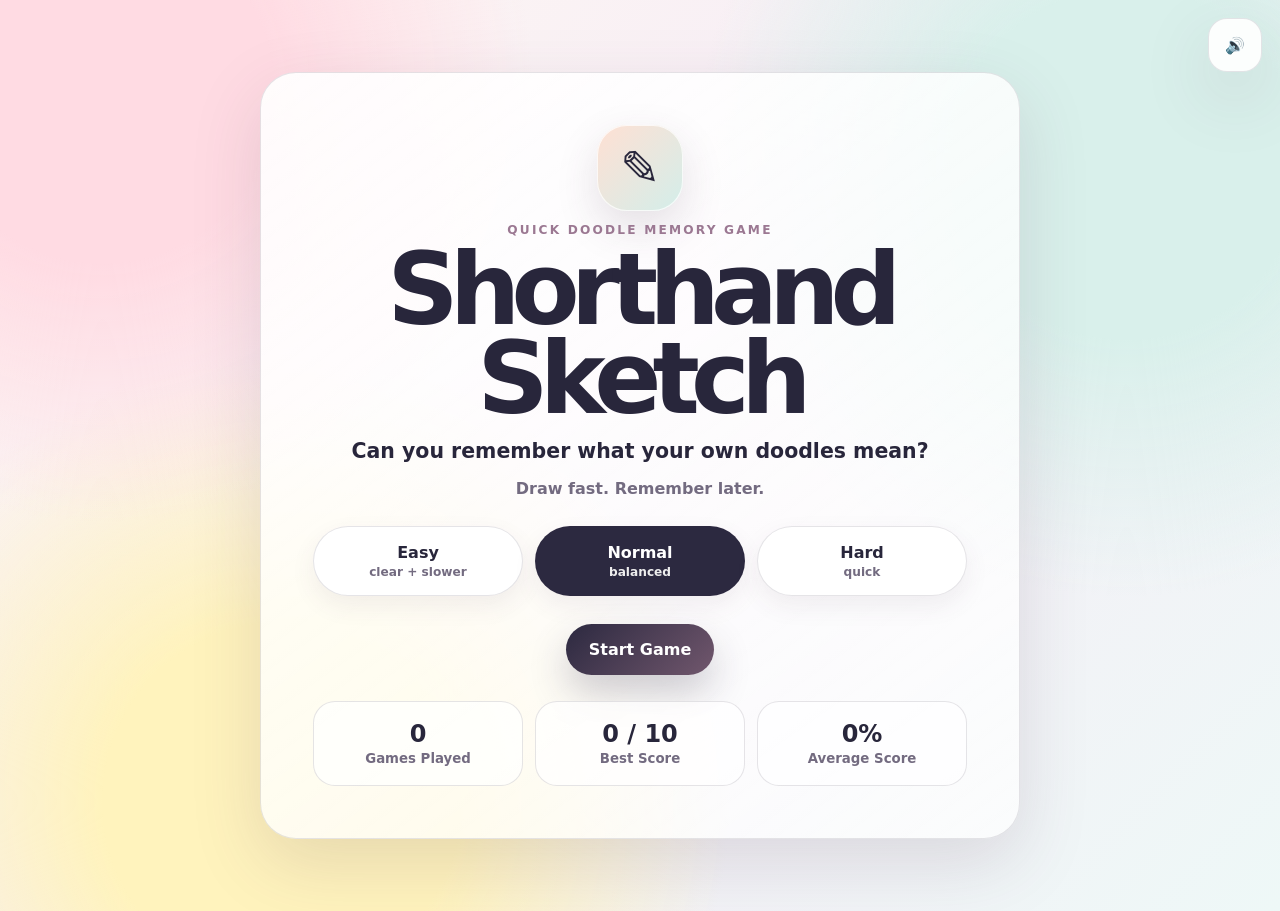
<file: index.html>
<!DOCTYPE html>
<html lang="en">
<head>
  <meta charset="UTF-8" />
  <meta name="viewport" content="width=device-width, initial-scale=1.0, viewport-fit=cover" />
  <title>Shorthand Sketch</title>
  <link rel="stylesheet" href="style.css" />
</head>
<body>
  <button id="muteBtn" class="float-audio" aria-label="Toggle sound">🔊</button>
  <main class="app">
    <section id="homeScreen" class="screen active home-screen">
      <div class="home-card">
        <div class="logo">✎</div>
        <p class="eyebrow">quick doodle memory game</p>
        <h1>Shorthand Sketch</h1>
        <p class="tagline">Can you remember what your own doodles mean?</p>
        <p class="mini">Draw fast. Remember later.</p>
        <div class="difficulty" id="difficultyPanel">
          <button type="button" data-difficulty="easy">Easy <span>clear + slower</span></button>
          <button type="button" data-difficulty="normal" class="selected">Normal <span>balanced</span></button>
          <button type="button" data-difficulty="hard">Hard <span>quick</span></button>
        </div>
        <button id="startBtn" class="primary" type="button">Start Game</button>
        <div class="stats">
          <div><b id="gamesPlayed">0</b><small>Games Played</small></div>
          <div><b id="bestScore">0 / 10</b><small>Best Score</small></div>
          <div><b id="averageScore">0%</b><small>Average Score</small></div>
        </div>
      </div>
    </section>

    <section id="countdownScreen" class="screen countdown-screen"><div id="countdownText">3</div></section>

    <section id="drawScreen" class="screen draw-screen">
      <header class="topbar">
        <div><p class="eyebrow">drawing phase</p><h2>Sketch what you hear</h2></div>
        <div class="status-pills">
          <div class="pill"><span id="drawProgress">1 / 10</span><b id="timerText">0.0s</b></div>
          <div class="pill wide"><span id="listenText">Ready</span><b id="activeBoxLabel">Box 1</b></div>
        </div>
      </header>
      <div class="workspace">
        <aside class="tools">
          <button id="penBtn" class="tool active" type="button" data-tool="pen">Pen</button>
          <button id="eraserBtn" class="tool" type="button" data-tool="eraser">Eraser</button>
          <button id="clearBoxBtn" class="tool" type="button">Clear Box</button>
          <button id="clearAllBtn" class="tool danger" type="button">Clear All</button>
          <label class="range">Thickness <input id="thicknessRange" type="range" min="1" max="100" value="25" /></label>
          <div id="thicknessPreview" class="thickness-preview" aria-hidden="true"></div>
          <div id="palette" class="palette" aria-label="Pen colours"></div>
        </aside>
        <div id="canvasGrid" class="canvas-grid" aria-label="Drawing boxes"></div>
      </div>
    </section>

    <section id="guessScreen" class="screen guess-screen">
      <header class="topbar compact">
        <div><p class="eyebrow">guessing phase</p><h2>Use your doodles to remember</h2></div>
        <button id="submitBtn" class="primary small" type="button">Check Answers</button>
      </header>
      <div class="guess-layout">
        <div id="guessDrawingList" class="guess-drawings" aria-label="Your sketches"></div>
        <form id="answerList" class="answer-list"></form>
      </div>
    </section>

    <section id="resultScreen" class="screen result-screen">
      <div class="result-card">
        <p class="eyebrow">results</p>
        <h2 id="resultTitle">Fantastic Recall</h2>
        <div class="score"><b id="scoreText">0 / 10</b><span id="percentText">0%</span></div>
        <div id="resultList" class="result-list"></div>
        <div class="actions"><button id="playAgainBtn" class="primary" type="button">Play Again</button><button id="homeBtn" class="secondary" type="button">Home</button></div>
      </div>
    </section>
  </main>
  <script src="script.js"></script>
</body>
</html>
</file>
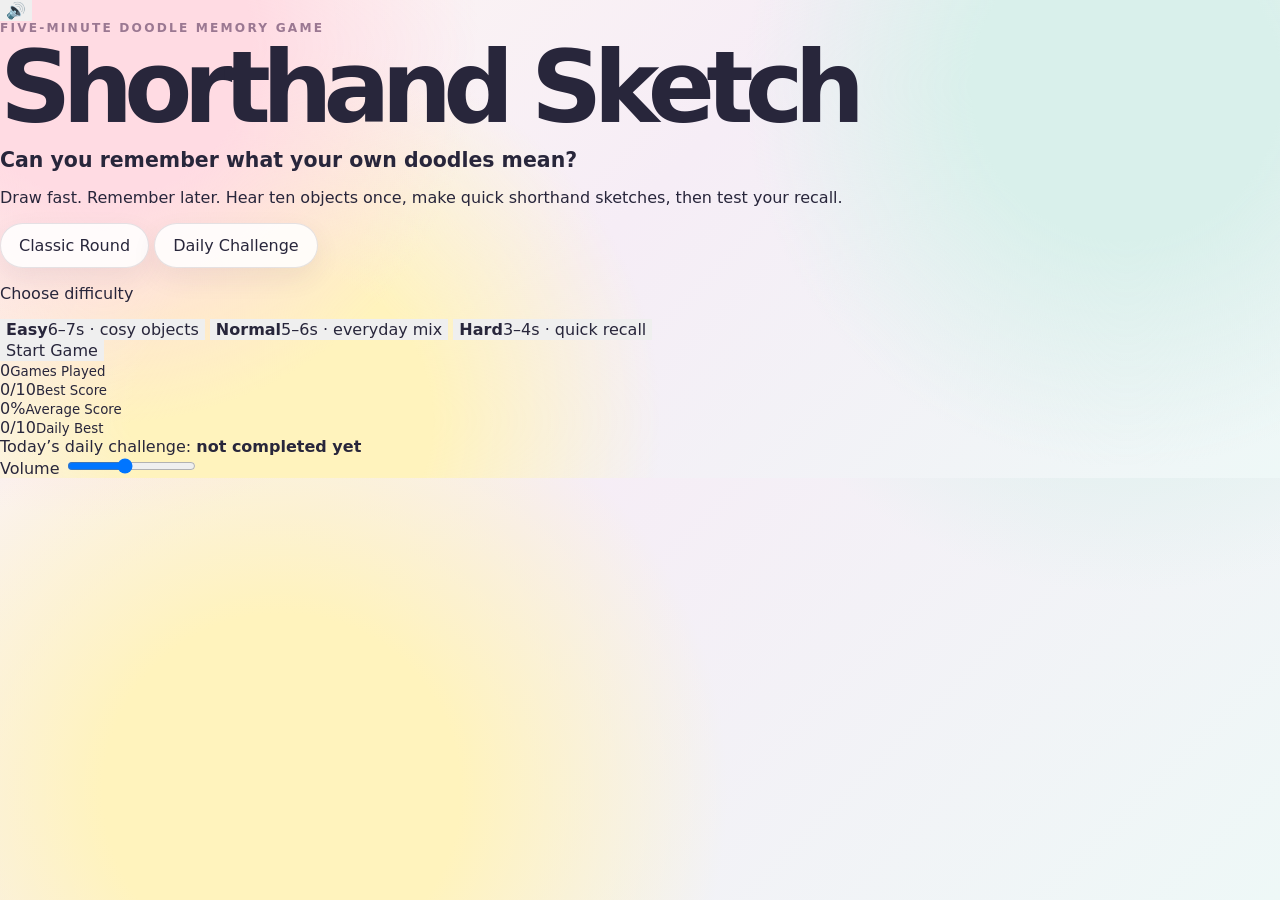
<file: index(7).html>
<!DOCTYPE html>
<html lang="en">
<head>
  <meta charset="UTF-8" />
  <meta name="viewport" content="width=device-width, initial-scale=1.0" />
  <title>Shorthand Sketch</title>
  <link rel="stylesheet" href="style.css" />
</head>
<body>
  <div class="ambient ambient-one"></div>
  <div class="ambient ambient-two"></div>
  <div class="ambient ambient-three"></div>

  <button class="audio-fab" id="muteBtn" aria-label="Toggle sound">🔊</button>

  <main class="app-shell">
    <section class="screen active" id="homeScreen" aria-labelledby="homeTitle">
      <div class="hero-card pop-in">
        <div class="logo-lockup">
          <div class="logo-mark" aria-hidden="true">
            <span></span><span></span><span></span>
          </div>
          <div>
            <p class="eyebrow">five-minute doodle memory game</p>
            <h1 id="homeTitle">Shorthand Sketch</h1>
          </div>
        </div>
        <p class="tagline">Can you remember what your own doodles mean?</p>
        <p class="intro">Draw fast. Remember later. Hear ten objects once, make quick shorthand sketches, then test your recall.</p>

        <div class="mode-row" role="group" aria-label="Game mode">
          <button class="pill selected" id="classicModeBtn" data-mode="classic">Classic Round</button>
          <button class="pill daily-pill" id="dailyModeBtn" data-mode="daily">Daily Challenge <span id="dailyStatusDot"></span></button>
        </div>

        <div class="difficulty-card" id="difficultyPanel">
          <p class="section-label">Choose difficulty</p>
          <div class="difficulty-grid" role="radiogroup" aria-label="Difficulty">
            <button class="difficulty-option" data-difficulty="easy" role="radio">
              <strong>Easy</strong><span>6–7s · cosy objects</span>
            </button>
            <button class="difficulty-option" data-difficulty="normal" role="radio">
              <strong>Normal</strong><span>5–6s · everyday mix</span>
            </button>
            <button class="difficulty-option" data-difficulty="hard" role="radio">
              <strong>Hard</strong><span>3–4s · quick recall</span>
            </button>
          </div>
        </div>

        <button class="start-btn bounce-hover" id="startBtn">Start Game</button>

        <div class="stats-grid" aria-label="Statistics">
          <div><span id="gamesPlayed">0</span><small>Games Played</small></div>
          <div><span id="bestScore">0/10</span><small>Best Score</small></div>
          <div><span id="averageScore">0%</span><small>Average Score</small></div>
          <div><span id="dailyBest">0/10</span><small>Daily Best</small></div>
        </div>
      </div>

      <div class="mini-note">Today’s daily challenge: <strong id="dailyCompleteText">not completed yet</strong></div>
    </section>

    <section class="screen countdown-screen" id="countdownScreen" aria-live="assertive">
      <div class="countdown-bubble" id="countdownText">3</div>
      <p>Get your shorthand brain ready</p>
    </section>

    <section class="screen game-screen" id="drawingScreen">
      <header class="top-bar">
        <div>
          <p class="eyebrow" id="roundModeLabel">Classic Round</p>
          <h2>Sketch quickly</h2>
        </div>
        <div class="now-card">
          <span id="currentNumber">1 / 10</span>
          <strong id="timerText">0.0s</strong>
        </div>
      </header>

      <div class="announce-card" id="announceCard">
        <span>Listen carefully</span>
        <strong id="announceText">Number One...</strong>
      </div>

      <div class="tool-panel" aria-label="Drawing tools">
        <button class="tool active" data-tool="pen">Pen</button>
        <button class="tool" data-tool="eraser">Eraser</button>
        <button class="tool" id="undoBtn">Undo</button>
        <button class="tool" id="redoBtn">Redo</button>
        <button class="tool" id="clearBoxBtn">Clear Box</button>
        <button class="tool subtle-danger" id="clearAllBtn">Clear All</button>
        <label class="range-wrap">Size <input id="sizeSlider" type="range" min="2" max="18" value="5" /></label>
        <div class="palette" aria-label="Pen colours">
          <button data-color="#1f2937" class="colour active" style="--c:#1f2937"></button>
          <button data-color="#7c3aed" class="colour" style="--c:#7c3aed"></button>
          <button data-color="#0f766e" class="colour" style="--c:#0f766e"></button>
          <button data-color="#be123c" class="colour" style="--c:#be123c"></button>
        </div>
      </div>

      <div class="canvas-grid" id="canvasGrid"></div>
    </section>

    <section class="screen guess-screen" id="guessScreen">
      <header class="top-bar centered">
        <div>
          <p class="eyebrow">Memory time</p>
          <h2>What did each doodle mean?</h2>
          <p class="soft-copy">No peeking. Type what you remember from your shorthand sketches.</p>
        </div>
      </header>
      <form id="guessForm" class="guess-grid"></form>
      <button class="start-btn bounce-hover" id="submitBtn" type="button">Check Answers</button>
    </section>

    <section class="screen results-screen" id="resultsScreen">
      <div class="result-card slide-up">
        <p class="eyebrow">Round complete</p>
        <h2 id="resultTitle">Fantastic Recall</h2>
        <div class="score-orb"><span id="finalScore">0/10</span><small id="finalPercent">0%</small></div>
        <p id="encouragement">Keep sketching.</p>
        <div class="answers-list" id="answersList"></div>
        <div class="result-actions">
          <button class="pill" id="homeBtn">Home</button>
          <button class="start-btn" id="playAgainBtn">Play Again</button>
        </div>
      </div>
    </section>
  </main>

  <div class="volume-dock">
    <label>Volume <input id="volumeSlider" type="range" min="0" max="1" step="0.05" value="0.45" /></label>
  </div>

  <script src="script.js"></script>
</body>
</html>
</file>
<file: style.css>
:root{--ink:#28263b;--muted:#736b80;--card:rgba(255,255,255,.82);--line:rgba(40,38,59,.12);--accent:#d69aa3;--accent2:#a7cfcb;--good:#2f956d;--bad:#c65361;--shadow:0 24px 70px rgba(88,60,86,.15);--r:28px}*{box-sizing:border-box;-webkit-tap-highlight-color:transparent}html,body{margin:0;min-height:100%;font-family:Inter,ui-sans-serif,system-ui,-apple-system,BlinkMacSystemFont,"Segoe UI",sans-serif;color:var(--ink);background:radial-gradient(circle at 8% 10%,#ffdbe3 0 12%,transparent 30%),radial-gradient(circle at 88% 18%,#d9f0eb 0 13%,transparent 32%),radial-gradient(circle at 22% 88%,#fff3bd 0 14%,transparent 35%),linear-gradient(135deg,#fff8f2,#f6edf6 48%,#eef8f7);overflow-x:hidden}button,input{font:inherit}button{border:0;cursor:pointer;color:inherit}.float-audio{position:fixed;right:18px;top:18px;z-index:20;width:54px;height:54px;border-radius:19px;background:rgba(255,255,255,.9);box-shadow:var(--shadow);border:1px solid var(--line)}.app{width:min(1440px,100%);margin:0 auto;padding:clamp(14px,2vw,28px)}.screen{display:none;animation:fade .32s ease both}.screen.active{display:block}.home-screen{min-height:calc(100vh - 40px);display:none;place-items:center}.home-screen.active{display:grid}.home-card,.result-card{width:min(760px,100%);padding:clamp(24px,5vw,52px);text-align:center;border:1px solid var(--line);background:linear-gradient(145deg,rgba(255,255,255,.9),rgba(255,255,255,.68));box-shadow:var(--shadow);border-radius:36px;backdrop-filter:blur(18px)}.logo{width:86px;height:86px;margin:0 auto 12px;border-radius:30px;display:grid;place-items:center;font-size:3rem;background:linear-gradient(135deg,#ffe0d3,#d3eeea);box-shadow:inset 0 0 0 1px rgba(255,255,255,.75),0 16px 42px rgba(83,56,78,.15)}.eyebrow{text-transform:uppercase;letter-spacing:.18em;font-size:.76rem;font-weight:900;color:#9b7892;margin:0 0 8px}h1{margin:0;font-size:clamp(3rem,8vw,6.2rem);letter-spacing:-.09em;line-height:.9}h2{margin:0;font-size:clamp(1.7rem,4vw,3.6rem);line-height:.94;letter-spacing:-.06em}.tagline{font-weight:850;font-size:clamp(1rem,2vw,1.28rem);margin:16px 0 4px}.mini{color:var(--muted);font-weight:750}.difficulty{display:grid;grid-template-columns:repeat(3,1fr);gap:12px;margin:28px 0}.difficulty button,.tool,.primary,.secondary{border-radius:999px;font-weight:900;transition:.18s transform,.18s box-shadow,.18s background}.difficulty button{padding:1rem;background:white;border:1px solid var(--line);box-shadow:0 10px 24px rgba(87,61,84,.08)}.difficulty button span{display:block;color:var(--muted);font-size:.76rem;margin-top:3px}.difficulty button.selected{background:#2c2940;color:white}.difficulty button.selected span{color:#eee}.primary{background:linear-gradient(135deg,#2c2940,#71576d);color:white;padding:1rem 1.4rem;box-shadow:0 18px 38px rgba(44,41,64,.23)}.primary.small{padding:.85rem 1.15rem}.secondary{background:white;border:1px solid var(--line);padding:1rem 1.4rem}.primary:hover,.secondary:hover,.difficulty button:hover,.tool:hover,.float-audio:hover{transform:translateY(-2px)}.stats{display:grid;grid-template-columns:repeat(3,1fr);gap:12px;margin-top:26px}.stats div{padding:18px;border-radius:22px;background:rgba(255,255,255,.72);border:1px solid var(--line)}.stats b{display:block;font-size:1.5rem}.stats small{color:var(--muted);font-weight:750}.countdown-screen.active{display:grid;min-height:80vh;place-items:center}#countdownText{font-size:clamp(5rem,18vw,14rem);font-weight:950;letter-spacing:-.08em;animation:pop .75s ease both}.topbar{display:flex;justify-content:space-between;align-items:center;gap:16px;margin-bottom:16px}.status-pills{display:flex;gap:10px;flex-wrap:wrap;justify-content:flex-end}.pill{min-width:116px;padding:12px 18px;border-radius:24px;background:rgba(255,255,255,.86);border:1px solid var(--line);box-shadow:0 10px 26px rgba(81,60,84,.08)}.pill span{display:block;color:var(--muted);font-weight:780}.pill b{font-size:1.25rem}.pill.wide{min-width:230px}.workspace{display:grid;grid-template-columns:230px 1fr;gap:18px;align-items:start}.tools{position:sticky;top:14px;display:grid;grid-template-columns:1fr 1fr;gap:10px;padding:14px;border-radius:28px;background:rgba(255,255,255,.75);border:1px solid var(--line);box-shadow:var(--shadow);backdrop-filter:blur(18px)}.tool{background:white;border:1px solid var(--line);padding:.85rem .75rem}.tool.active{background:#2c2940;color:white}.tool.danger{color:#bd4f5f}.range{grid-column:1/-1;display:grid;gap:8px;color:var(--muted);font-weight:850}.range input{width:100%;accent-color:#70b66a}.thickness-preview{grid-column:1/-1;height:18px;border-radius:999px;background:white;border:1px solid var(--line);position:relative}.thickness-preview::after{content:"";position:absolute;left:14px;top:50%;width:60%;height:var(--preview-size,4px);border-radius:99px;background:#2c2940;transform:translateY(-50%)}.palette{grid-column:1/-1;display:flex;gap:8px;flex-wrap:wrap}.swatch{width:34px;height:34px;border-radius:50%;border:3px solid white;box-shadow:0 0 0 1px var(--line),0 6px 12px rgba(0,0,0,.08)}.swatch.selected{box-shadow:0 0 0 3px #2c2940,0 6px 12px rgba(0,0,0,.08)}.canvas-grid{display:grid;grid-template-columns:repeat(auto-fit,minmax(180px,1fr));gap:16px}.draw-box{position:relative;height:180px;min-width:4cm;border-radius:26px;background:rgba(255,255,255,.9);border:2px solid rgba(255,255,255,.82);box-shadow:0 12px 32px rgba(80,58,82,.12);overflow:hidden;transition:.18s transform,.18s border-color}.draw-box.active{border-color:var(--accent);transform:translateY(-3px);box-shadow:0 18px 46px rgba(121,73,105,.18)}.box-num{position:absolute;top:10px;left:10px;z-index:2;width:32px;height:32px;border-radius:50%;display:grid;place-items:center;background:#2c2940;color:white;font-weight:950;font-size:.9rem}.draw-box canvas{width:100%;height:100%;display:block;touch-action:none;cursor:crosshair}.guess-layout{display:grid;grid-template-columns:minmax(300px,.95fr) minmax(320px,1.05fr);gap:18px;align-items:start}.guess-drawings,.answer-list{display:grid;gap:12px}.guess-card,.answer-row{background:rgba(255,255,255,.82);border:1px solid var(--line);border-radius:22px;box-shadow:0 10px 28px rgba(80,58,82,.08)}.guess-card{display:grid;grid-template-columns:48px 1fr;align-items:center;padding:10px}.guess-card span,.answer-row label{font-weight:950;color:#9b7892}.guess-card img{width:100%;height:120px;object-fit:contain;background:white;border-radius:16px;border:1px dashed rgba(40,38,59,.16)}.answer-row{display:grid;grid-template-columns:42px 1fr;align-items:center;gap:10px;padding:12px}.answer-row input{border:0;outline:0;background:white;border-radius:16px;padding:1rem;min-width:0}.result-card{margin:30px auto}.score{display:grid;place-items:center;width:170px;height:170px;margin:18px auto;border-radius:50%;background:linear-gradient(135deg,#fff,#f8ece8);box-shadow:inset 0 0 0 1px var(--line),var(--shadow)}.score b{font-size:2.2rem}.score span{color:var(--muted);font-weight:900;margin-top:-42px}.result-list{display:grid;gap:10px;text-align:left}.result-row{display:grid;grid-template-columns:40px 1fr 1fr 34px;gap:8px;align-items:center;padding:12px;border-radius:18px;background:rgba(255,255,255,.76);border:1px solid var(--line)}.ok{color:var(--good)}.no{color:var(--bad)}.actions{display:flex;gap:12px;justify-content:center;margin-top:20px;flex-wrap:wrap}@keyframes fade{from{opacity:0;transform:translateY(10px)}to{opacity:1;transform:none}}@keyframes pop{0%{opacity:0;transform:scale(.55)}45%{opacity:1;transform:scale(1.1)}100%{transform:scale(1)}}@media(max-width:900px){.workspace{grid-template-columns:1fr}.tools{position:static;grid-template-columns:repeat(4,1fr)}.range,.palette,.thickness-preview{grid-column:1/-1}.guess-layout{grid-template-columns:1fr}.guess-drawings{grid-template-columns:repeat(2,1fr)}.topbar{align-items:flex-start;flex-direction:column}.status-pills{justify-content:flex-start}}@media(max-width:560px){.app{padding:12px}.float-audio{width:48px;height:48px}.difficulty,.stats{grid-template-columns:1fr}.tools{grid-template-columns:1fr 1fr}.canvas-grid{grid-template-columns:1fr}.draw-box{height:220px}.guess-drawings{grid-template-columns:1fr}.guess-card img{height:150px}.result-row{grid-template-columns:32px 1fr 30px}.result-row .player{grid-column:2/-1}.pill.wide{min-width:0;width:100%}}
</file>
